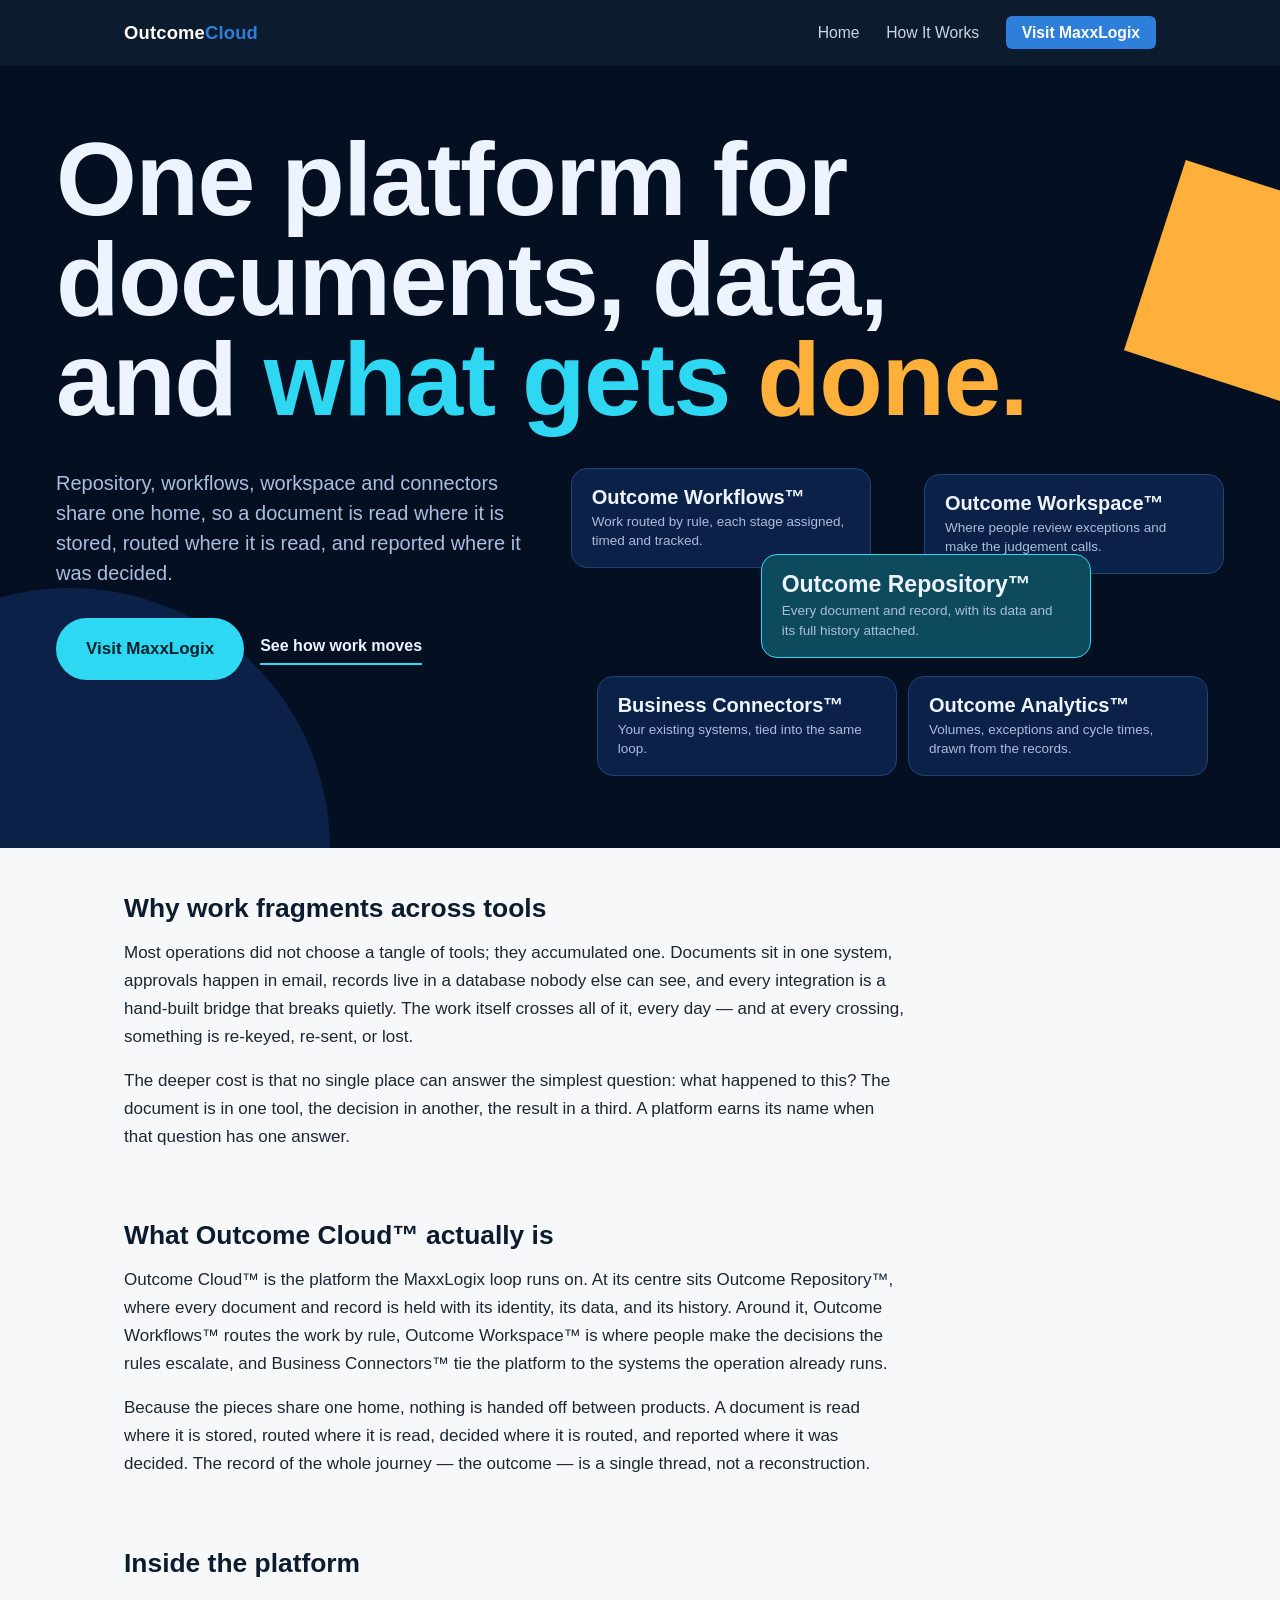
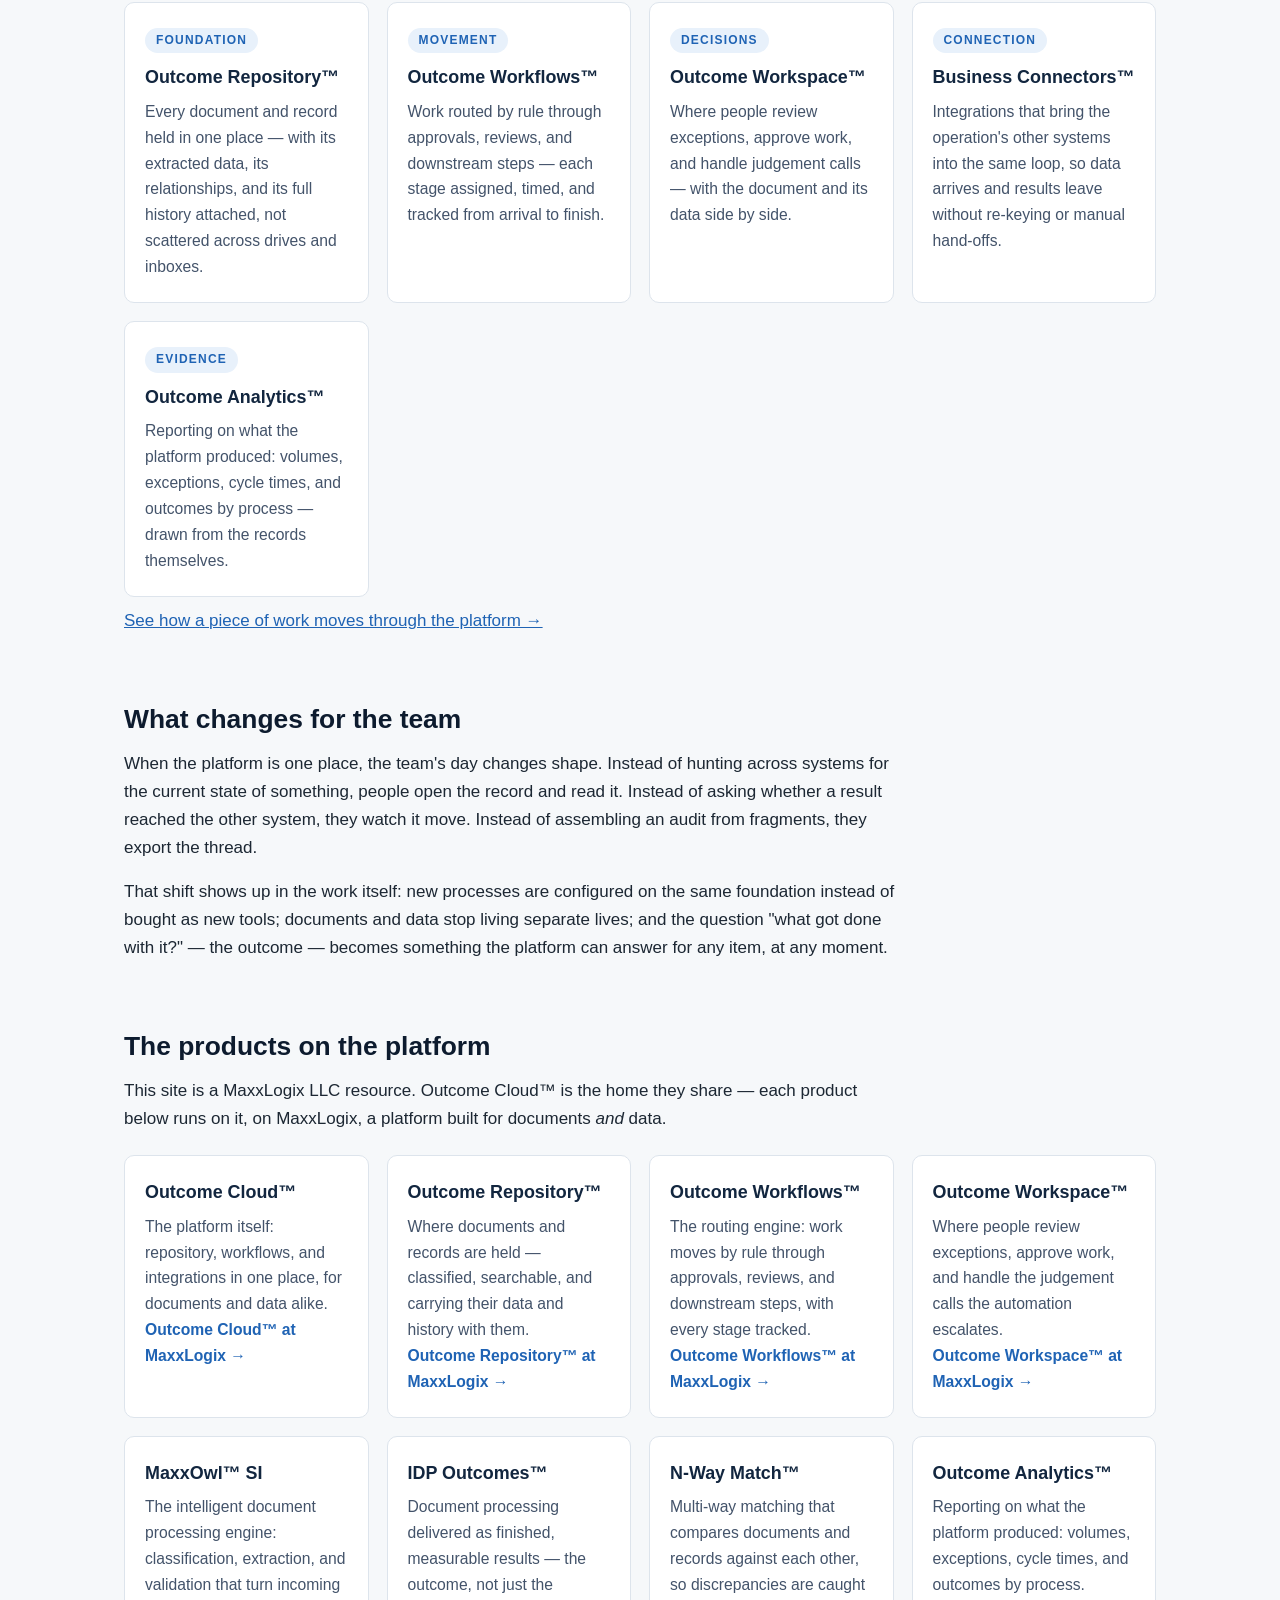
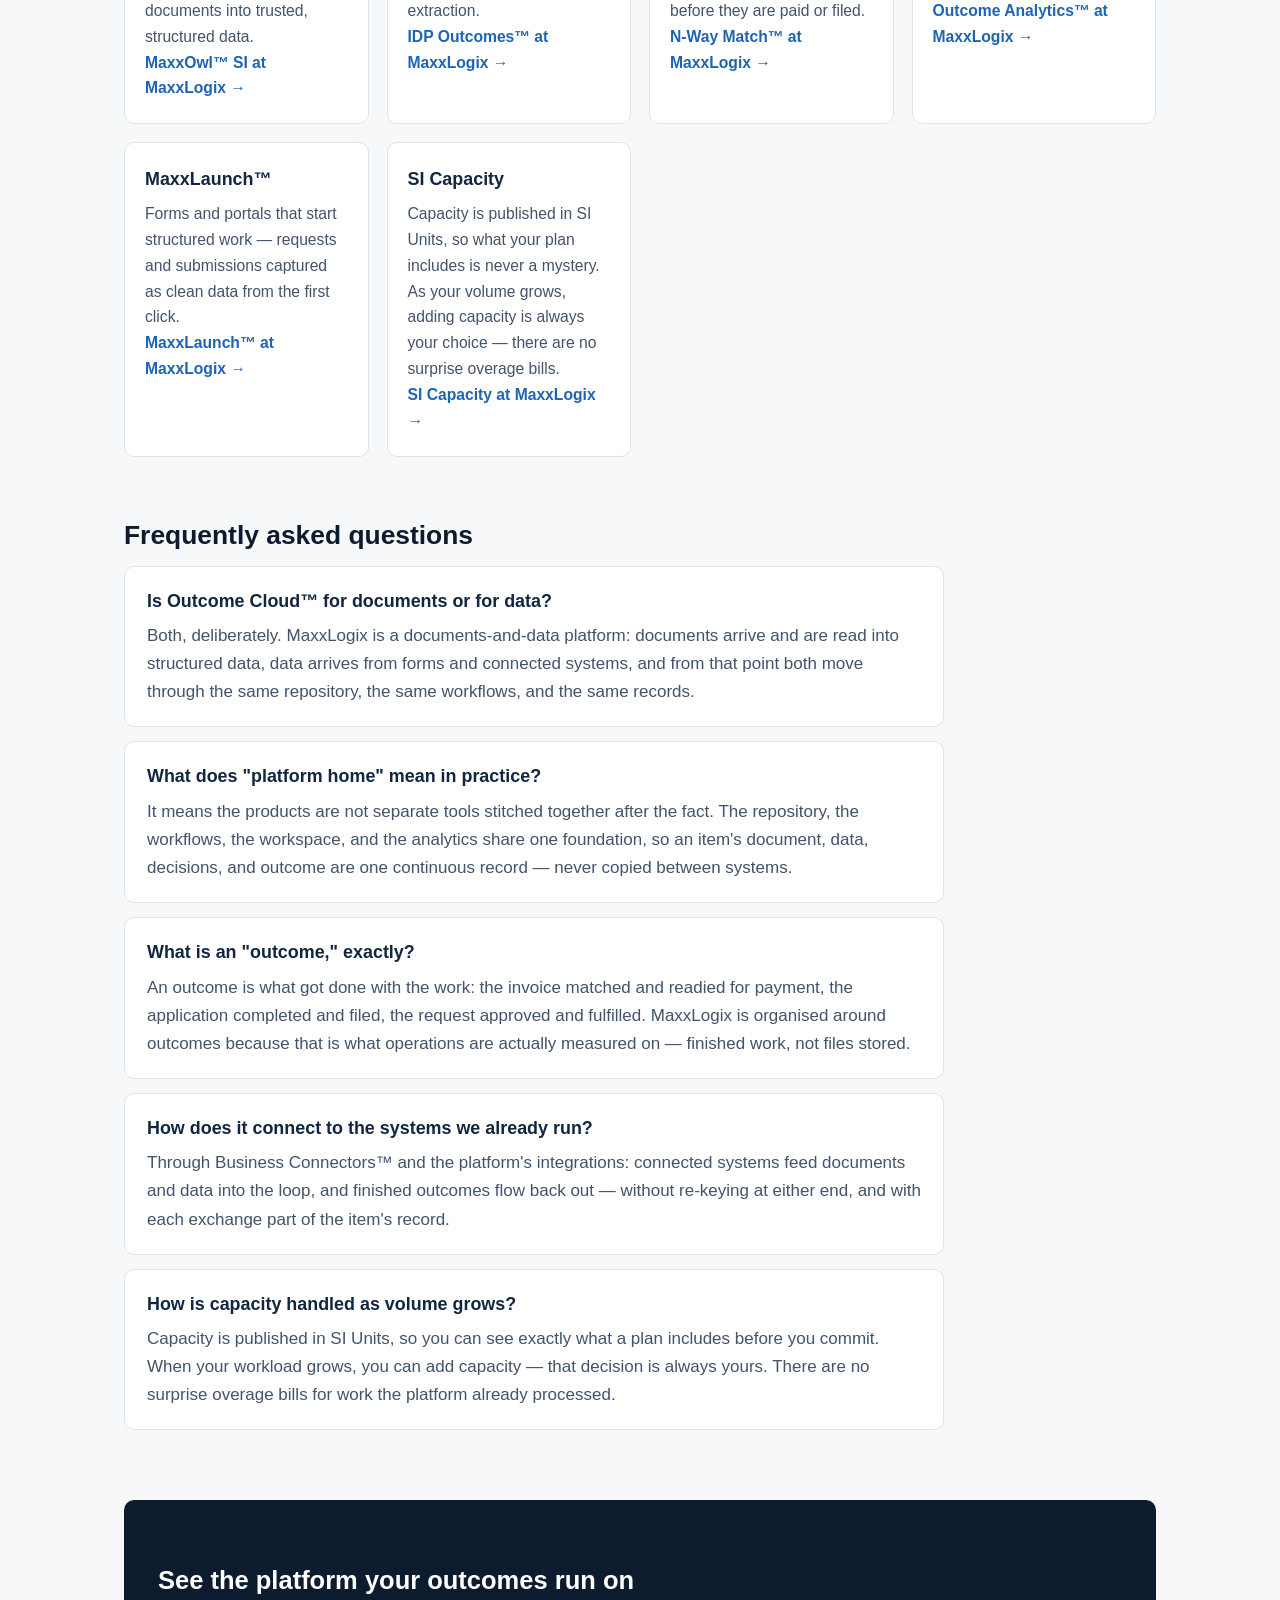
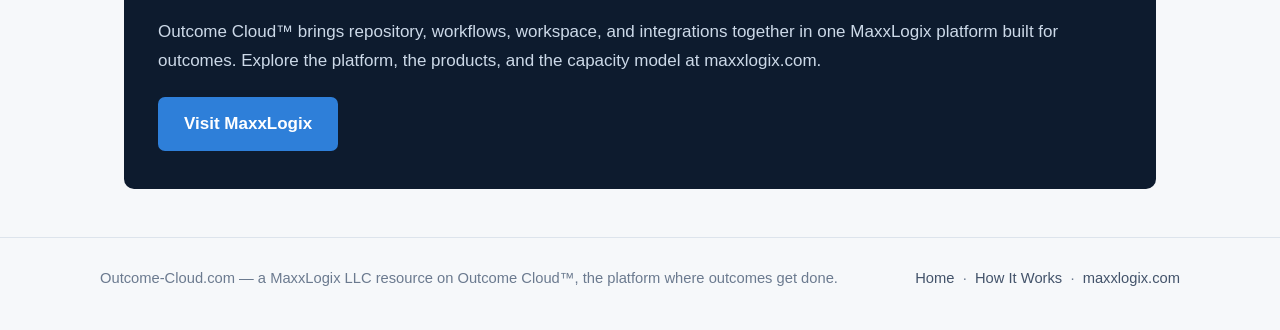
<file: index.html>
<!DOCTYPE html>
<html lang="en">
<head>
<meta charset="UTF-8">
<meta name="viewport" content="width=device-width, initial-scale=1.0">
<title>Outcome Cloud: The Platform Where Outcomes Get Done | Outcome Cloud</title>
<meta name="description" content="Outcome Cloud is the MaxxLogix platform home: repository, workflows, workspace, and connectors in one place, for documents and data alike — organised around what got done.">
<link rel="canonical" href="https://outcome-cloud.com/">
<meta property="og:type" content="website">
<meta property="og:site_name" content="Outcome Cloud">
<meta property="og:title" content="Outcome Cloud: The Platform Where Outcomes Get Done">
<meta property="og:description" content="Repository, workflows, workspace, and integrations in one platform. How Outcome Cloud holds documents and data together — and records what got done with them.">
<meta property="og:url" content="https://outcome-cloud.com/">
<meta name="twitter:card" content="summary">
<link rel="stylesheet" href="style.css">
</head>
<body>

<header class="site-header">
  <div class="header-inner">
    <a class="wordmark" href="index.html">Outcome<span>Cloud</span></a>
    <nav class="main-nav">
      <a href="index.html">Home</a>
      <a href="how-it-works.html">How It Works</a>
      <a class="nav-cta" href="https://maxxlogix.com">Visit MaxxLogix</a>
    </nav>
  </div>
</header>

<section class="boc">
  <div class="boc-wrap">
    <h1 class="boc-h1">One platform for documents, data, and <span class="boc-a">what gets</span> <span class="boc-h">done.</span></h1>
    <div class="boc-subrow">
      <div>
        <p class="boc-lede">Repository, workflows, workspace and connectors share one home, so a document is read where it is stored, routed where it is read, and reported where it was decided.</p>
        <div class="boc-actions">
          <a class="boc-btn" href="https://maxxlogix.com">Visit MaxxLogix</a>
          <a class="boc-link2" href="how-it-works.html">See how work moves</a>
        </div>
      </div>
      <div class="boc-loop" aria-label="The platform, around Outcome Repository">
        <div class="boc-piece boc-p1"><div class="boc-t">Outcome Workflows&trade;</div><div class="boc-d">Work routed by rule, each stage assigned, timed and tracked.</div></div>
        <div class="boc-piece boc-p2"><div class="boc-t">Outcome Workspace&trade;</div><div class="boc-d">Where people review exceptions and make the judgement calls.</div></div>
        <div class="boc-piece boc-core"><div class="boc-t">Outcome Repository&trade;</div><div class="boc-d">Every document and record, with its data and its full history attached.</div></div>
        <div class="boc-piece boc-p3"><div class="boc-t">Business Connectors&trade;</div><div class="boc-d">Your existing systems, tied into the same loop.</div></div>
        <div class="boc-piece boc-p4"><div class="boc-t">Outcome Analytics&trade;</div><div class="boc-d">Volumes, exceptions and cycle times, drawn from the records.</div></div>
      </div>
    </div>
  </div>
</section>

<main>

  <section>
    <h2>Why work fragments across tools</h2>
    <p>Most operations did not choose a tangle of tools; they accumulated one. Documents sit in one system, approvals happen in email, records live in a database nobody else can see, and every integration is a hand-built bridge that breaks quietly. The work itself crosses all of it, every day — and at every crossing, something is re-keyed, re-sent, or lost.</p>
    <p>The deeper cost is that no single place can answer the simplest question: what happened to this? The document is in one tool, the decision in another, the result in a third. A platform earns its name when that question has one answer.</p>
  </section>

  <section>
    <h2>What Outcome Cloud&trade; actually is</h2>
    <p>Outcome Cloud&trade; is the platform the MaxxLogix loop runs on. At its centre sits Outcome Repository&trade;, where every document and record is held with its identity, its data, and its history. Around it, Outcome Workflows&trade; routes the work by rule, Outcome Workspace&trade; is where people make the decisions the rules escalate, and Business Connectors&trade; tie the platform to the systems the operation already runs.</p>
    <p>Because the pieces share one home, nothing is handed off between products. A document is read where it is stored, routed where it is read, decided where it is routed, and reported where it was decided. The record of the whole journey — the outcome — is a single thread, not a reconstruction.</p>
  </section>

  <section>
    <h2>Inside the platform</h2>
    <div class="grid">
      <div class="card">
        <span class="step">Foundation</span>
        <h3>Outcome Repository&trade;</h3>
        <p>Every document and record held in one place — with its extracted data, its relationships, and its full history attached, not scattered across drives and inboxes.</p>
      </div>
      <div class="card">
        <span class="step">Movement</span>
        <h3>Outcome Workflows&trade;</h3>
        <p>Work routed by rule through approvals, reviews, and downstream steps — each stage assigned, timed, and tracked from arrival to finish.</p>
      </div>
      <div class="card">
        <span class="step">Decisions</span>
        <h3>Outcome Workspace&trade;</h3>
        <p>Where people review exceptions, approve work, and handle judgement calls — with the document and its data side by side.</p>
      </div>
      <div class="card">
        <span class="step">Connection</span>
        <h3>Business Connectors&trade;</h3>
        <p>Integrations that bring the operation's other systems into the same loop, so data arrives and results leave without re-keying or manual hand-offs.</p>
      </div>
      <div class="card">
        <span class="step">Evidence</span>
        <h3>Outcome Analytics&trade;</h3>
        <p>Reporting on what the platform produced: volumes, exceptions, cycle times, and outcomes by process — drawn from the records themselves.</p>
      </div>
    </div>
    <p><a href="how-it-works.html">See how a piece of work moves through the platform &rarr;</a></p>
  </section>

  <section>
    <h2>What changes for the team</h2>
    <p>When the platform is one place, the team's day changes shape. Instead of hunting across systems for the current state of something, people open the record and read it. Instead of asking whether a result reached the other system, they watch it move. Instead of assembling an audit from fragments, they export the thread.</p>
    <p>That shift shows up in the work itself: new processes are configured on the same foundation instead of bought as new tools; documents and data stop living separate lives; and the question "what got done with it?" — the outcome — becomes something the platform can answer for any item, at any moment.</p>
  </section>

  <section>
    <h2>The products on the platform</h2>
    <p class="narrow">This site is a MaxxLogix LLC resource. Outcome Cloud&trade; is the home they share — each product below runs on it, on MaxxLogix, a platform built for documents <em>and</em> data.</p>
    <div class="grid">
      <div class="card">
        <h3>Outcome Cloud&trade;</h3>
        <p>The platform itself: repository, workflows, and integrations in one place, for documents and data alike.</p>
        <p><a href="https://maxxlogix.com/outcome-cloud/">Outcome Cloud&trade; at MaxxLogix &rarr;</a></p>
      </div>
      <div class="card">
        <h3>Outcome Repository&trade;</h3>
        <p>Where documents and records are held — classified, searchable, and carrying their data and history with them.</p>
        <p><a href="https://maxxlogix.com/outcome-repository/">Outcome Repository&trade; at MaxxLogix &rarr;</a></p>
      </div>
      <div class="card">
        <h3>Outcome Workflows&trade;</h3>
        <p>The routing engine: work moves by rule through approvals, reviews, and downstream steps, with every stage tracked.</p>
        <p><a href="https://maxxlogix.com/outcome-workflows/">Outcome Workflows&trade; at MaxxLogix &rarr;</a></p>
      </div>
      <div class="card">
        <h3>Outcome Workspace&trade;</h3>
        <p>Where people review exceptions, approve work, and handle the judgement calls the automation escalates.</p>
        <p><a href="https://maxxlogix.com/outcome-workspace/">Outcome Workspace&trade; at MaxxLogix &rarr;</a></p>
      </div>
      <div class="card">
        <h3>MaxxOwl&trade; SI</h3>
        <p>The intelligent document processing engine: classification, extraction, and validation that turn incoming documents into trusted, structured data.</p>
        <p><a href="https://maxxlogix.com/maxxowl-si/">MaxxOwl&trade; SI at MaxxLogix &rarr;</a></p>
      </div>
      <div class="card">
        <h3>IDP Outcomes&trade;</h3>
        <p>Document processing delivered as finished, measurable results — the outcome, not just the extraction.</p>
        <p><a href="https://maxxlogix.com/idp-outcomes/">IDP Outcomes&trade; at MaxxLogix &rarr;</a></p>
      </div>
      <div class="card">
        <h3>N-Way Match&trade;</h3>
        <p>Multi-way matching that compares documents and records against each other, so discrepancies are caught before they are paid or filed.</p>
        <p><a href="https://maxxlogix.com/outcome-match/">N-Way Match&trade; at MaxxLogix &rarr;</a></p>
      </div>
      <div class="card">
        <h3>Outcome Analytics&trade;</h3>
        <p>Reporting on what the platform produced: volumes, exceptions, cycle times, and outcomes by process.</p>
        <p><a href="https://maxxlogix.com/outcome-analytics/">Outcome Analytics&trade; at MaxxLogix &rarr;</a></p>
      </div>
      <div class="card">
        <h3>MaxxLaunch&trade;</h3>
        <p>Forms and portals that start structured work — requests and submissions captured as clean data from the first click.</p>
        <p><a href="https://maxxlogix.com/maxxlaunch/">MaxxLaunch&trade; at MaxxLogix &rarr;</a></p>
      </div>
      <div class="card">
        <h3>SI Capacity</h3>
        <p>Capacity is published in SI Units, so what your plan includes is never a mystery. As your volume grows, adding capacity is always your choice — there are no surprise overage bills.</p>
        <p><a href="https://maxxlogix.com/si-capacity/">SI Capacity at MaxxLogix &rarr;</a></p>
      </div>
    </div>
  </section>

  <section>
    <h2>Frequently asked questions</h2>

    <div class="faq-item">
      <h3>Is Outcome Cloud&trade; for documents or for data?</h3>
      <p>Both, deliberately. MaxxLogix is a documents-and-data platform: documents arrive and are read into structured data, data arrives from forms and connected systems, and from that point both move through the same repository, the same workflows, and the same records.</p>
    </div>

    <div class="faq-item">
      <h3>What does "platform home" mean in practice?</h3>
      <p>It means the products are not separate tools stitched together after the fact. The repository, the workflows, the workspace, and the analytics share one foundation, so an item's document, data, decisions, and outcome are one continuous record — never copied between systems.</p>
    </div>

    <div class="faq-item">
      <h3>What is an "outcome," exactly?</h3>
      <p>An outcome is what got done with the work: the invoice matched and readied for payment, the application completed and filed, the request approved and fulfilled. MaxxLogix is organised around outcomes because that is what operations are actually measured on — finished work, not files stored.</p>
    </div>

    <div class="faq-item">
      <h3>How does it connect to the systems we already run?</h3>
      <p>Through Business Connectors&trade; and the platform's integrations: connected systems feed documents and data into the loop, and finished outcomes flow back out — without re-keying at either end, and with each exchange part of the item's record.</p>
    </div>

    <div class="faq-item">
      <h3>How is capacity handled as volume grows?</h3>
      <p>Capacity is published in SI Units, so you can see exactly what a plan includes before you commit. When your workload grows, you can add capacity — that decision is always yours. There are no surprise overage bills for work the platform already processed.</p>
    </div>
  </section>

  <div class="cta-band">
    <h2>See the platform your outcomes run on</h2>
    <p>Outcome Cloud&trade; brings repository, workflows, workspace, and integrations together in one MaxxLogix platform built for outcomes. Explore the platform, the products, and the capacity model at maxxlogix.com.</p>
    <a class="btn" href="https://maxxlogix.com">Visit MaxxLogix</a>
  </div>

</main>

<footer class="site-footer">
  <div class="footer-inner">
    <span>Outcome-Cloud.com — a MaxxLogix LLC resource on Outcome Cloud&trade;, the platform where outcomes get done.</span>
    <span><a href="index.html">Home</a> &nbsp;·&nbsp; <a href="how-it-works.html">How It Works</a> &nbsp;·&nbsp; <a href="https://maxxlogix.com">maxxlogix.com</a></span>
  </div>
</footer>

</body>
</html>
</file>
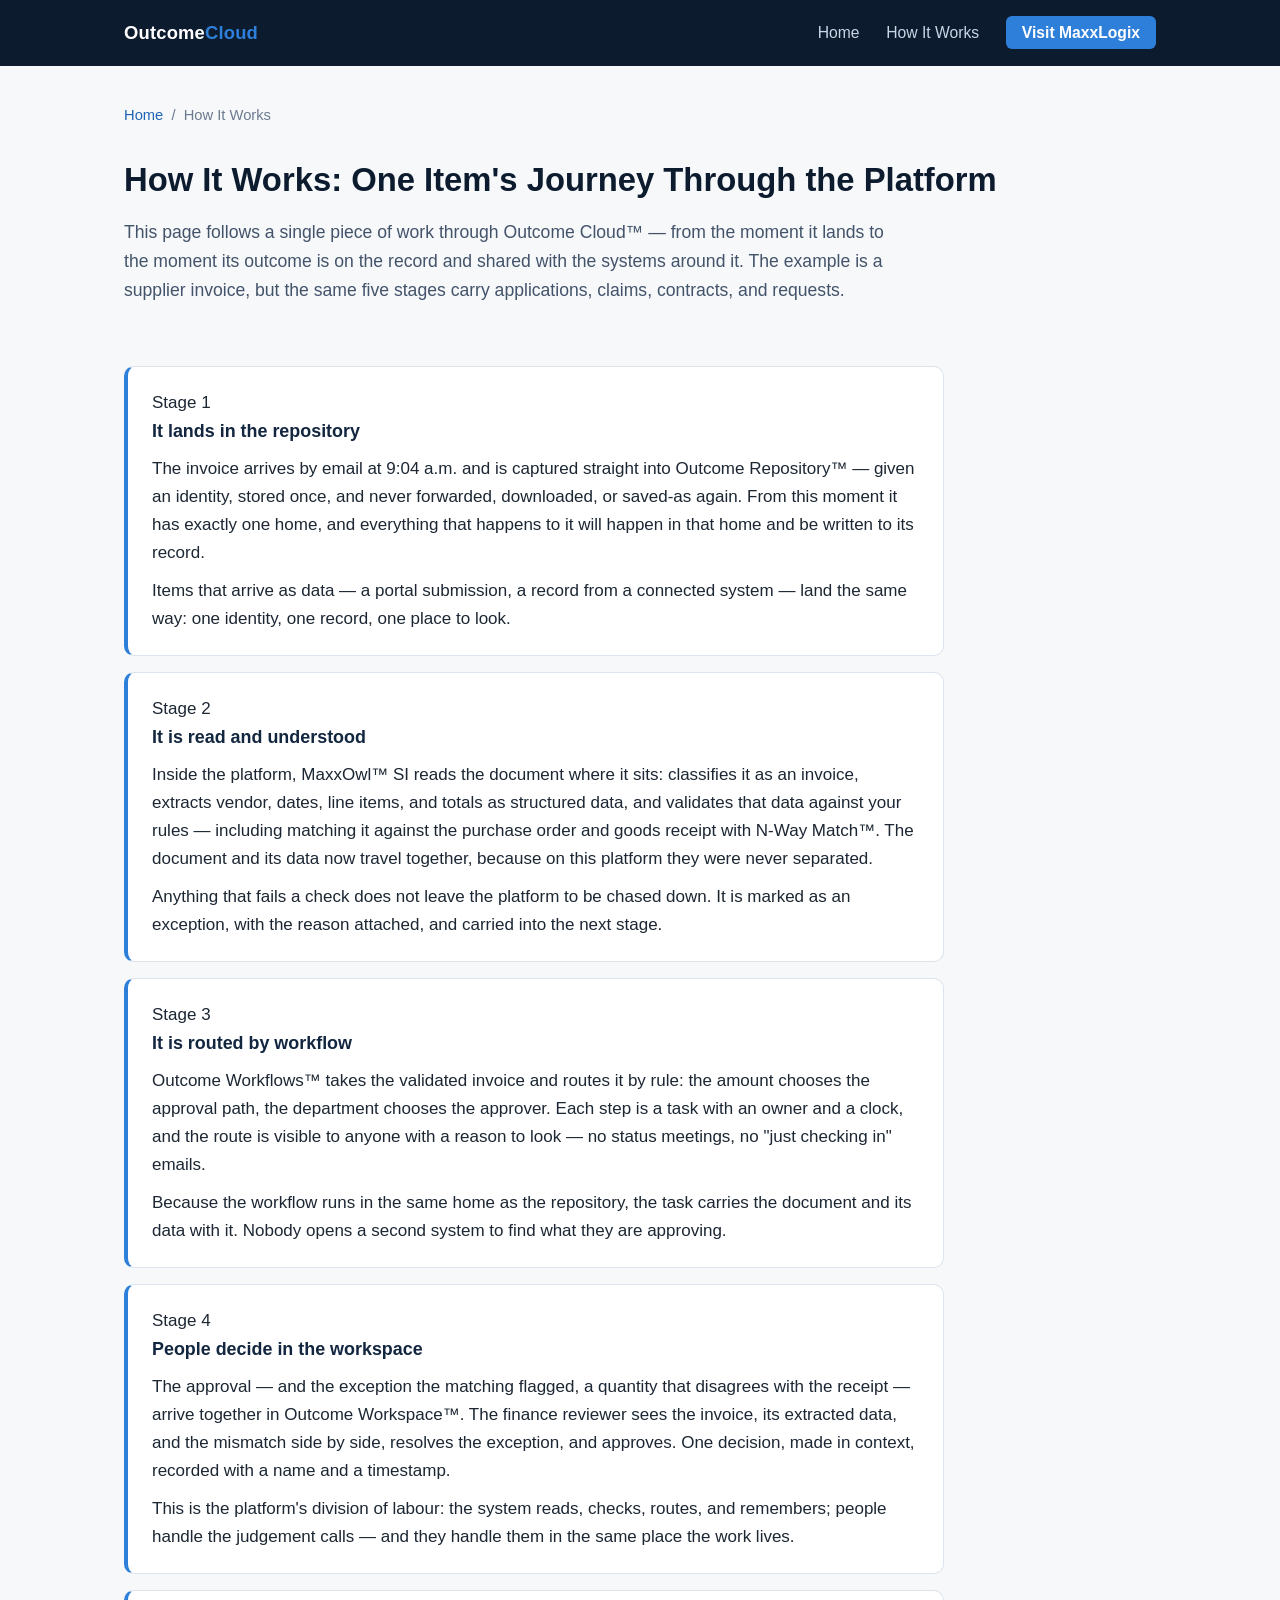
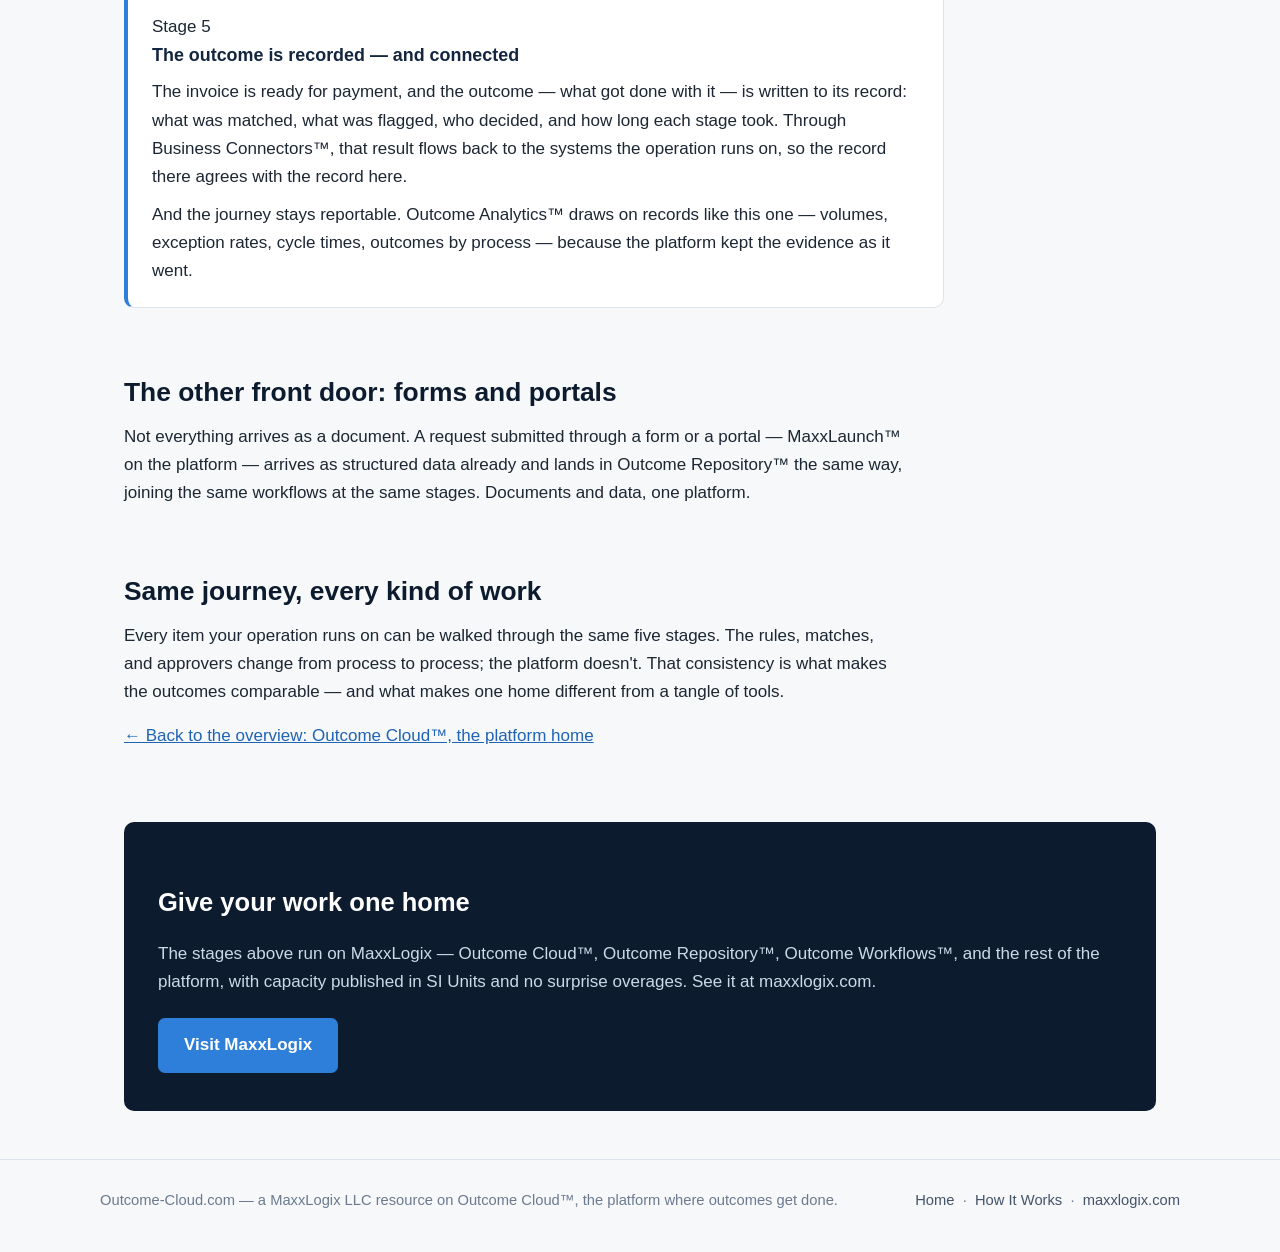
<file: how-it-works.html>
<!DOCTYPE html>
<html lang="en">
<head>
<meta charset="UTF-8">
<meta name="viewport" content="width=device-width, initial-scale=1.0">
<title>How It Works: How Work Moves Through Outcome Cloud | Outcome Cloud</title>
<meta name="description" content="A stage-by-stage walk-through of Outcome Cloud: work lands in the repository, is read and understood, routed by workflow, decided in the workspace, and recorded as an outcome.">
<link rel="canonical" href="https://outcome-cloud.com/how-it-works.html">
<meta property="og:type" content="article">
<meta property="og:site_name" content="Outcome Cloud">
<meta property="og:title" content="How It Works: How Work Moves Through Outcome Cloud">
<meta property="og:description" content="Follow one supplier invoice through the repository, processing, workflow, workspace, and the recorded outcome — the journey every item takes on Outcome Cloud.">
<meta property="og:url" content="https://outcome-cloud.com/how-it-works.html">
<meta name="twitter:card" content="summary">
<link rel="stylesheet" href="style.css">
</head>
<body>

<header class="site-header">
  <div class="header-inner">
    <a class="wordmark" href="index.html">Outcome<span>Cloud</span></a>
    <nav class="main-nav">
      <a href="index.html">Home</a>
      <a href="how-it-works.html">How It Works</a>
      <a class="nav-cta" href="https://maxxlogix.com">Visit MaxxLogix</a>
    </nav>
  </div>
</header>

<main>

  <p class="crumb"><a href="index.html">Home</a> &nbsp;/&nbsp; How It Works</p>

  <div class="page-head">
    <h1>How It Works: One Item's Journey Through the Platform</h1>
    <p class="lede">This page follows a single piece of work through Outcome Cloud&trade; — from the moment it lands to the moment its outcome is on the record and shared with the systems around it. The example is a supplier invoice, but the same five stages carry applications, claims, contracts, and requests.</p>
  </div>

  <section>
    <div class="stage-list">

      <div class="stage-block">
        <span class="step">Stage 1</span>
        <h3>It lands in the repository</h3>
        <p>The invoice arrives by email at 9:04 a.m. and is captured straight into Outcome Repository&trade; — given an identity, stored once, and never forwarded, downloaded, or saved-as again. From this moment it has exactly one home, and everything that happens to it will happen in that home and be written to its record.</p>
        <p>Items that arrive as data — a portal submission, a record from a connected system — land the same way: one identity, one record, one place to look.</p>
      </div>

      <div class="stage-block">
        <span class="step">Stage 2</span>
        <h3>It is read and understood</h3>
        <p>Inside the platform, MaxxOwl&trade; SI reads the document where it sits: classifies it as an invoice, extracts vendor, dates, line items, and totals as structured data, and validates that data against your rules — including matching it against the purchase order and goods receipt with N-Way Match&trade;. The document and its data now travel together, because on this platform they were never separated.</p>
        <p>Anything that fails a check does not leave the platform to be chased down. It is marked as an exception, with the reason attached, and carried into the next stage.</p>
      </div>

      <div class="stage-block">
        <span class="step">Stage 3</span>
        <h3>It is routed by workflow</h3>
        <p>Outcome Workflows&trade; takes the validated invoice and routes it by rule: the amount chooses the approval path, the department chooses the approver. Each step is a task with an owner and a clock, and the route is visible to anyone with a reason to look — no status meetings, no "just checking in" emails.</p>
        <p>Because the workflow runs in the same home as the repository, the task carries the document and its data with it. Nobody opens a second system to find what they are approving.</p>
      </div>

      <div class="stage-block">
        <span class="step">Stage 4</span>
        <h3>People decide in the workspace</h3>
        <p>The approval — and the exception the matching flagged, a quantity that disagrees with the receipt — arrive together in Outcome Workspace&trade;. The finance reviewer sees the invoice, its extracted data, and the mismatch side by side, resolves the exception, and approves. One decision, made in context, recorded with a name and a timestamp.</p>
        <p>This is the platform's division of labour: the system reads, checks, routes, and remembers; people handle the judgement calls — and they handle them in the same place the work lives.</p>
      </div>

      <div class="stage-block">
        <span class="step">Stage 5</span>
        <h3>The outcome is recorded — and connected</h3>
        <p>The invoice is ready for payment, and the outcome — what got done with it — is written to its record: what was matched, what was flagged, who decided, and how long each stage took. Through Business Connectors&trade;, that result flows back to the systems the operation runs on, so the record there agrees with the record here.</p>
        <p>And the journey stays reportable. Outcome Analytics&trade; draws on records like this one — volumes, exception rates, cycle times, outcomes by process — because the platform kept the evidence as it went.</p>
      </div>

    </div>
  </section>

  <section>
    <h2>The other front door: forms and portals</h2>
    <p class="narrow">Not everything arrives as a document. A request submitted through a form or a portal — MaxxLaunch&trade; on the platform — arrives as structured data already and lands in Outcome Repository&trade; the same way, joining the same workflows at the same stages. Documents and data, one platform.</p>
  </section>

  <section>
    <h2>Same journey, every kind of work</h2>
    <p class="narrow">Every item your operation runs on can be walked through the same five stages. The rules, matches, and approvers change from process to process; the platform doesn't. That consistency is what makes the outcomes comparable — and what makes one home different from a tangle of tools.</p>
    <p class="narrow"><a href="index.html">&larr; Back to the overview: Outcome Cloud&trade;, the platform home</a></p>
  </section>

  <div class="cta-band">
    <h2>Give your work one home</h2>
    <p>The stages above run on MaxxLogix — Outcome Cloud&trade;, Outcome Repository&trade;, Outcome Workflows&trade;, and the rest of the platform, with capacity published in SI Units and no surprise overages. See it at maxxlogix.com.</p>
    <a class="btn" href="https://maxxlogix.com">Visit MaxxLogix</a>
  </div>

</main>

<footer class="site-footer">
  <div class="footer-inner">
    <span>Outcome-Cloud.com — a MaxxLogix LLC resource on Outcome Cloud&trade;, the platform where outcomes get done.</span>
    <span><a href="index.html">Home</a> &nbsp;·&nbsp; <a href="how-it-works.html">How It Works</a> &nbsp;·&nbsp; <a href="https://maxxlogix.com">maxxlogix.com</a></span>
  </div>
</footer>

</body>
</html>
</file>
<file: style.css>
/* Outcome Cloud — microsite styles
   Palette: deep navy / slate with a single steel-blue accent.
   No external assets. System font stack only. */

:root {
  --navy: #0d1b2e;
  --navy-2: #12263f;
  --slate: #43536a;
  --slate-light: #6b7a8f;
  --ink: #1c2733;
  --bg: #f6f8fa;
  --card: #ffffff;
  --line: #dde4ec;
  --accent: #2e7fd9;
  --accent-dark: #1f63b4;
  --radius: 10px;
}

* { box-sizing: border-box; }

html { scroll-behavior: smooth; }

body {
  margin: 0;
  font-family: -apple-system, BlinkMacSystemFont, "Segoe UI", Roboto,
    "Helvetica Neue", Arial, sans-serif;
  color: var(--ink);
  background: var(--bg);
  line-height: 1.65;
  font-size: 17px;
}

a { color: var(--accent-dark); }
a:hover { color: var(--accent); }

/* ---------- Header ---------- */
.site-header {
  background: var(--navy);
  color: #fff;
}
.header-inner {
  max-width: 1080px;
  margin: 0 auto;
  padding: 18px 24px;
  display: flex;
  flex-wrap: wrap;
  align-items: center;
  justify-content: space-between;
  gap: 12px;
}
.wordmark {
  color: #fff;
  text-decoration: none;
  font-weight: 700;
  font-size: 1.15rem;
  letter-spacing: 0.01em;
}
.wordmark span { color: var(--accent); }
.main-nav a {
  color: #c9d6e6;
  text-decoration: none;
  margin-left: 22px;
  font-size: 0.98rem;
}
.main-nav a:hover { color: #fff; }
.main-nav a.nav-cta {
  background: var(--accent);
  color: #fff;
  padding: 8px 16px;
  border-radius: 6px;
  font-weight: 600;
}
.main-nav a.nav-cta:hover { background: var(--accent-dark); }

/* ---------- Hero ---------- */
.hero {
  background: linear-gradient(160deg, var(--navy) 0%, var(--navy-2) 70%, #1a3a5c 100%);
  color: #fff;
  padding: 64px 24px 72px;
}
.hero-inner { max-width: 820px; margin: 0 auto; }
.hero .eyebrow {
  text-transform: uppercase;
  letter-spacing: 0.14em;
  font-size: 0.78rem;
  font-weight: 700;
  color: #8fc1f2;
  margin: 0 0 14px;
}
.hero h1 {
  font-size: 2.45rem;
  line-height: 1.18;
  margin: 0 0 18px;
  font-weight: 750;
}
.hero p.lede {
  font-size: 1.16rem;
  color: #d7e3f0;
  margin: 0 0 28px;
  max-width: 680px;
}
.btn {
  display: inline-block;
  background: var(--accent);
  color: #fff;
  text-decoration: none;
  font-weight: 600;
  padding: 13px 26px;
  border-radius: 7px;
  margin-right: 12px;
}
.btn:hover { background: var(--accent-dark); color: #fff; }
.btn.ghost {
  background: transparent;
  border: 1px solid #7d97b5;
  color: #e6eef7;
}
.btn.ghost:hover { border-color: #fff; color: #fff; }

/* ---------- Layout ---------- */
main { max-width: 1080px; margin: 0 auto; padding: 0 24px; }
section { padding: 44px 0 8px; }
section h2 {
  font-size: 1.65rem;
  line-height: 1.25;
  color: var(--navy);
  margin: 0 0 14px;
}
section h3 { color: var(--navy-2); margin: 0 0 8px; font-size: 1.12rem; }
section p { max-width: 780px; margin: 0 0 16px; }
.narrow { max-width: 780px; }

/* ---------- Stage / card grids ---------- */
.grid {
  display: grid;
  grid-template-columns: repeat(auto-fit, minmax(230px, 1fr));
  gap: 18px;
  margin: 22px 0 10px;
}
.card {
  background: var(--card);
  border: 1px solid var(--line);
  border-radius: var(--radius);
  padding: 22px 20px;
}
.card .step {
  display: inline-block;
  font-size: 0.75rem;
  font-weight: 700;
  letter-spacing: 0.1em;
  text-transform: uppercase;
  color: var(--accent-dark);
  background: #e8f1fb;
  border-radius: 20px;
  padding: 3px 11px;
  margin-bottom: 10px;
}
.card p { margin: 0; font-size: 0.98rem; color: var(--slate); }
.card h3 { margin-bottom: 6px; }
.card a { font-weight: 600; text-decoration: none; }
.card a:hover { text-decoration: underline; }

/* ---------- Deep-dive stage list (how it works) ---------- */
.stage-list { max-width: 820px; }
.stage-block {
  background: var(--card);
  border: 1px solid var(--line);
  border-left: 4px solid var(--accent);
  border-radius: var(--radius);
  padding: 22px 24px;
  margin-bottom: 16px;
}
.stage-block p { margin: 0 0 10px; }
.stage-block p:last-child { margin-bottom: 0; }

/* ---------- FAQ ---------- */
.faq-item {
  background: var(--card);
  border: 1px solid var(--line);
  border-radius: var(--radius);
  padding: 20px 22px;
  margin-bottom: 14px;
  max-width: 820px;
}
.faq-item h3 { margin-bottom: 6px; }
.faq-item p { margin: 0; color: var(--slate); }

/* ---------- CTA band ---------- */
.cta-band {
  background: var(--navy);
  color: #fff;
  border-radius: var(--radius);
  padding: 38px 34px;
  margin: 48px 0;
  text-align: left;
}
.cta-band h2 { color: #fff; margin-bottom: 10px; }
.cta-band p { color: #ccd9e8; margin-bottom: 22px; }

/* ---------- Footer ---------- */
.site-footer {
  border-top: 1px solid var(--line);
  margin-top: 24px;
  padding: 28px 24px 40px;
  color: var(--slate-light);
  font-size: 0.92rem;
}
.footer-inner {
  max-width: 1080px;
  margin: 0 auto;
  display: flex;
  flex-wrap: wrap;
  gap: 10px 28px;
  justify-content: space-between;
}
.site-footer a { color: var(--slate); text-decoration: none; }
.site-footer a:hover { text-decoration: underline; }

/* ---------- Breadcrumb (subpage) ---------- */
.crumb { padding: 22px 0 0; font-size: 0.92rem; color: var(--slate-light); }
.crumb a { text-decoration: none; }
.crumb a:hover { text-decoration: underline; }
.page-head { padding-top: 18px; }
.page-head h1 { font-size: 2.05rem; color: var(--navy); line-height: 1.22; margin: 0 0 12px; }
.page-head p.lede { font-size: 1.1rem; color: var(--slate); max-width: 760px; }

/* ---------- Responsive ---------- */
@media (max-width: 640px) {
  body { font-size: 16px; }
  .hero { padding: 44px 20px 52px; }
  .hero h1 { font-size: 1.85rem; }
  .page-head h1 { font-size: 1.6rem; }
  section h2 { font-size: 1.4rem; }
  .main-nav a { margin-left: 14px; }
  .btn { display: block; text-align: center; margin: 0 0 10px; }
  .cta-band { padding: 28px 22px; }
}

/* ===== Bold hero (boc-) — 2026-11-17 deploy phase, approved Outcome Cloud sample ===== */
.boc{position:relative;background:#050f22;color:#eef4ff;overflow:clip;padding:64px 56px 72px}
.boc::before{content:"";position:absolute;width:520px;height:520px;border-radius:50%;background:#0b2148;left:-190px;bottom:-260px}
.boc::after{content:"";position:absolute;width:200px;height:200px;background:#ffb03a;right:-70px;top:120px;transform:rotate(18deg)}
.boc-wrap{position:relative;z-index:2;max-width:1360px;margin:0 auto}
.boc-h1{font-weight:800;font-size:104px;line-height:.96;letter-spacing:-1.5px;margin:0;overflow-wrap:break-word;max-width:1150px;text-wrap:balance;color:#eef4ff}
.boc-a{color:#2fd8f2}
.boc-h{color:#ffb03a}
.boc-subrow{display:grid;grid-template-columns:minmax(0,5fr) minmax(0,7fr);gap:48px;margin-top:38px;align-items:start}
.boc-lede{font-size:20px;line-height:1.5;color:#a9bedd;max-width:480px;margin:0}
.boc-actions{margin-top:30px;display:flex;gap:16px;align-items:center;flex-wrap:wrap}
.boc-btn{display:inline-block;background:#2fd8f2;color:#03222b;font-weight:700;font-size:17px;text-decoration:none;padding:17px 30px;border-radius:999px;transition:transform .18s ease}
.boc-btn:hover{transform:translateY(-2px);color:#03222b}
.boc-link2{color:#eef4ff;font-weight:600;font-size:16px;text-decoration:none;border-bottom:2px solid #2fd8f2;padding-bottom:3px}
.boc-link2:hover{color:#2fd8f2}
.boc-loop{position:relative;height:308px}
.boc-piece{position:absolute;background:#0b2148;border:1px solid #1d4479;border-radius:16px;padding:16px 20px;width:300px}
.boc-t{font-weight:700;font-size:20px;line-height:1.2}
.boc-d{font-size:13.5px;color:#a9bedd;line-height:1.45;margin-top:3px}
.boc-core{background:#0e4a5e;border-color:#2fd8f2;width:330px;left:190px;top:86px;z-index:3}
.boc-core .boc-t{font-size:23px}
.boc-p1{left:0;top:0;z-index:2}
.boc-p2{right:0;top:6px;z-index:2}
.boc-p3{left:26px;bottom:0;z-index:2}
.boc-p4{right:16px;bottom:0;z-index:2}
@media (max-width:900px){
  .boc{padding:44px 24px 54px}
  .boc-h1{font-size:52px}
  .boc-subrow{grid-template-columns:1fr}
  .boc-loop{height:auto}
  .boc-piece{position:static;width:auto;margin-bottom:12px}
  .boc-core{width:auto}
}
@media (prefers-reduced-motion: reduce){
  .boc-btn{transition:none}
  .boc-btn:hover{transform:none}
}
</file>
